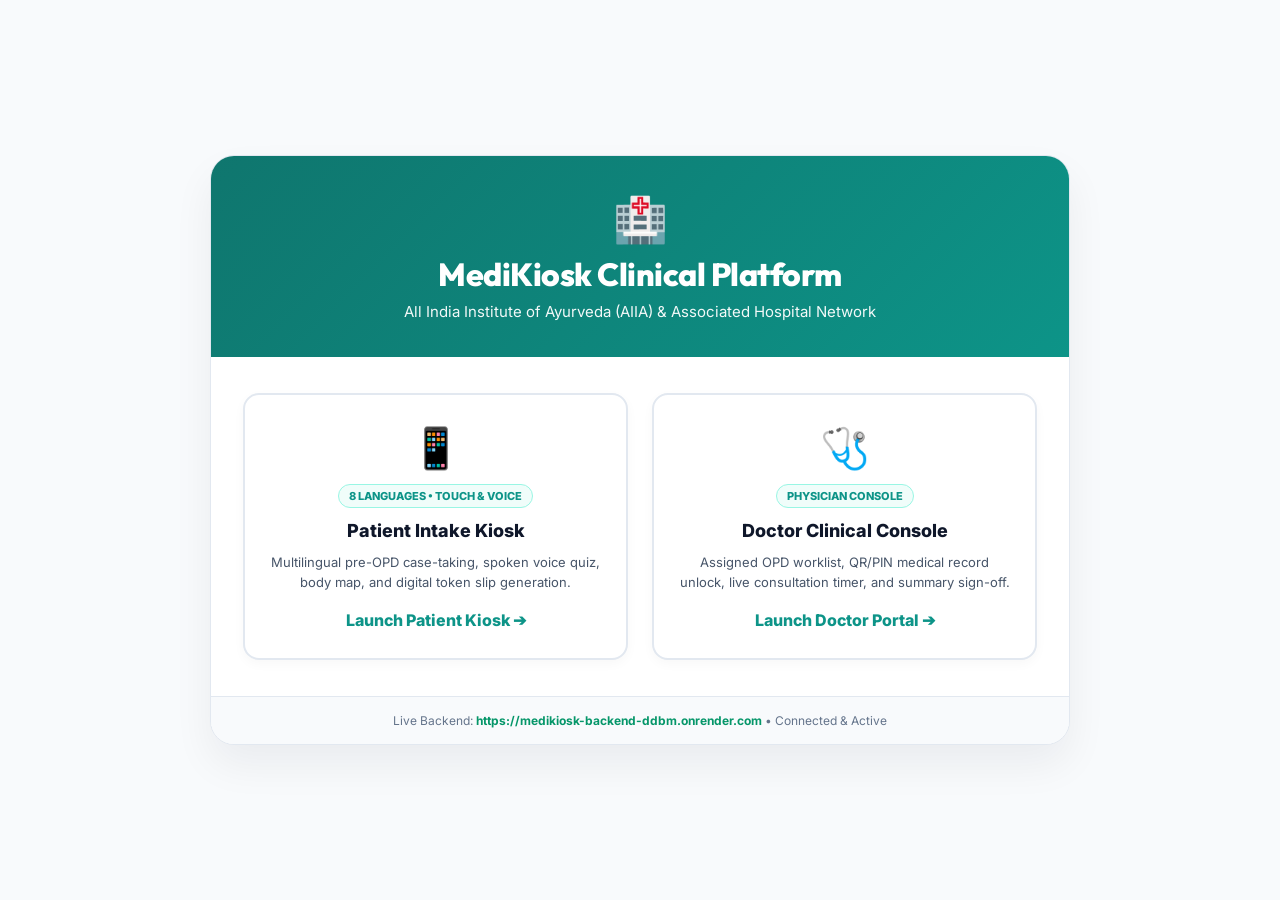
<file: index.html>
<!DOCTYPE html>
<html lang="en">
<head>
    <meta charset="UTF-8">
    <meta name="viewport" content="width=device-width, initial-scale=1.0">
    <title>MediKiosk — Multimodal Clinical Intake Platform</title>
    <link rel="preconnect" href="https://fonts.googleapis.com">
    <link href="https://fonts.googleapis.com/css2?family=Inter:wght@400;600;700;800&family=Outfit:wght@600;800&display=swap" rel="stylesheet">
    <style>
        * { box-sizing: border-box; margin: 0; padding: 0; }
        body {
            font-family: 'Inter', sans-serif;
            background: #f8fafc;
            color: #0f172a;
            min-height: 100vh;
            display: flex;
            align-items: center;
            justify-content: center;
            padding: 24px;
        }
        .gateway-card {
            width: 100%;
            max-width: 860px;
            background: #ffffff;
            border: 1.5px solid #e2e8f0;
            border-radius: 24px;
            box-shadow: 0 20px 40px rgba(15, 23, 42, 0.06);
            overflow: hidden;
            text-align: center;
        }
        .gateway-header {
            background: linear-gradient(135deg, #0f766e 0%, #0d9488 100%);
            padding: 36px 28px;
            color: #ffffff;
        }
        .gateway-header h1 {
            font-family: 'Outfit', sans-serif;
            font-size: 32px;
            font-weight: 800;
            letter-spacing: -0.5px;
        }
        .gateway-header p {
            font-size: 15px;
            opacity: 0.95;
            margin-top: 8px;
        }
        .portal-grid {
            padding: 36px 32px;
            display: grid;
            grid-template-columns: 1fr 1fr;
            gap: 24px;
        }
        .portal-btn {
            background: #ffffff;
            border: 2px solid #e2e8f0;
            border-radius: 16px;
            padding: 28px 24px;
            text-decoration: none;
            color: #0f172a;
            display: flex;
            flex-direction: column;
            align-items: center;
            justify-content: center;
            gap: 12px;
            transition: all 200ms ease;
            box-shadow: 0 4px 12px rgba(15, 23, 42, 0.03);
        }
        .portal-btn:hover {
            border-color: #0d9488;
            transform: translateY(-3px);
            box-shadow: 0 12px 24px rgba(13, 148, 136, 0.12);
        }
        .portal-btn h3 {
            font-size: 18px;
            font-weight: 800;
        }
        .portal-btn p {
            font-size: 13px;
            color: #475569;
            line-height: 1.5;
        }
        .portal-icon {
            font-size: 40px;
        }
        .portal-badge {
            background: #f0fdfa;
            border: 1px solid #99f6e4;
            color: #0d9488;
            font-size: 11px;
            font-weight: 800;
            padding: 4px 10px;
            border-radius: 9999px;
            text-transform: uppercase;
        }
        @media (max-width: 680px) {
            .portal-grid { grid-template-columns: 1fr; }
        }
    </style>
</head>
<body>
    <div class="gateway-card">
        <div class="gateway-header">
            <div style="font-size: 44px; margin-bottom: 8px;">🏥</div>
            <h1>MediKiosk Clinical Platform</h1>
            <p>All India Institute of Ayurveda (AIIA) & Associated Hospital Network</p>
        </div>

        <div class="portal-grid">
            <!-- Patient Kiosk Link -->
            <a href="./frontend_patient_kiosk/" class="portal-btn">
                <span class="portal-icon">📱</span>
                <span class="portal-badge">8 Languages • Touch & Voice</span>
                <h3>Patient Intake Kiosk</h3>
                <p>Multilingual pre-OPD case-taking, spoken voice quiz, body map, and digital token slip generation.</p>
                <div style="font-weight: 800; color: #0d9488; margin-top: 6px;">Launch Patient Kiosk ➔</div>
            </a>

            <!-- Doctor Console Link -->
            <a href="./frontend_web_apps/" class="portal-btn">
                <span class="portal-icon">🩺</span>
                <span class="portal-badge">Physician Console</span>
                <h3>Doctor Clinical Console</h3>
                <p>Assigned OPD worklist, QR/PIN medical record unlock, live consultation timer, and summary sign-off.</p>
                <div style="font-weight: 800; color: #0d9488; margin-top: 6px;">Launch Doctor Portal ➔</div>
            </a>
        </div>

        <div style="padding: 16px; background: #f8fafc; border-top: 1px solid #e2e8f0; font-size: 12px; color: #64748b;">
            Live Backend: <strong style="color: #059669;">https://medikiosk-backend-ddbm.onrender.com</strong> • Connected & Active
        </div>
    </div>
</body>
</html>
</file>
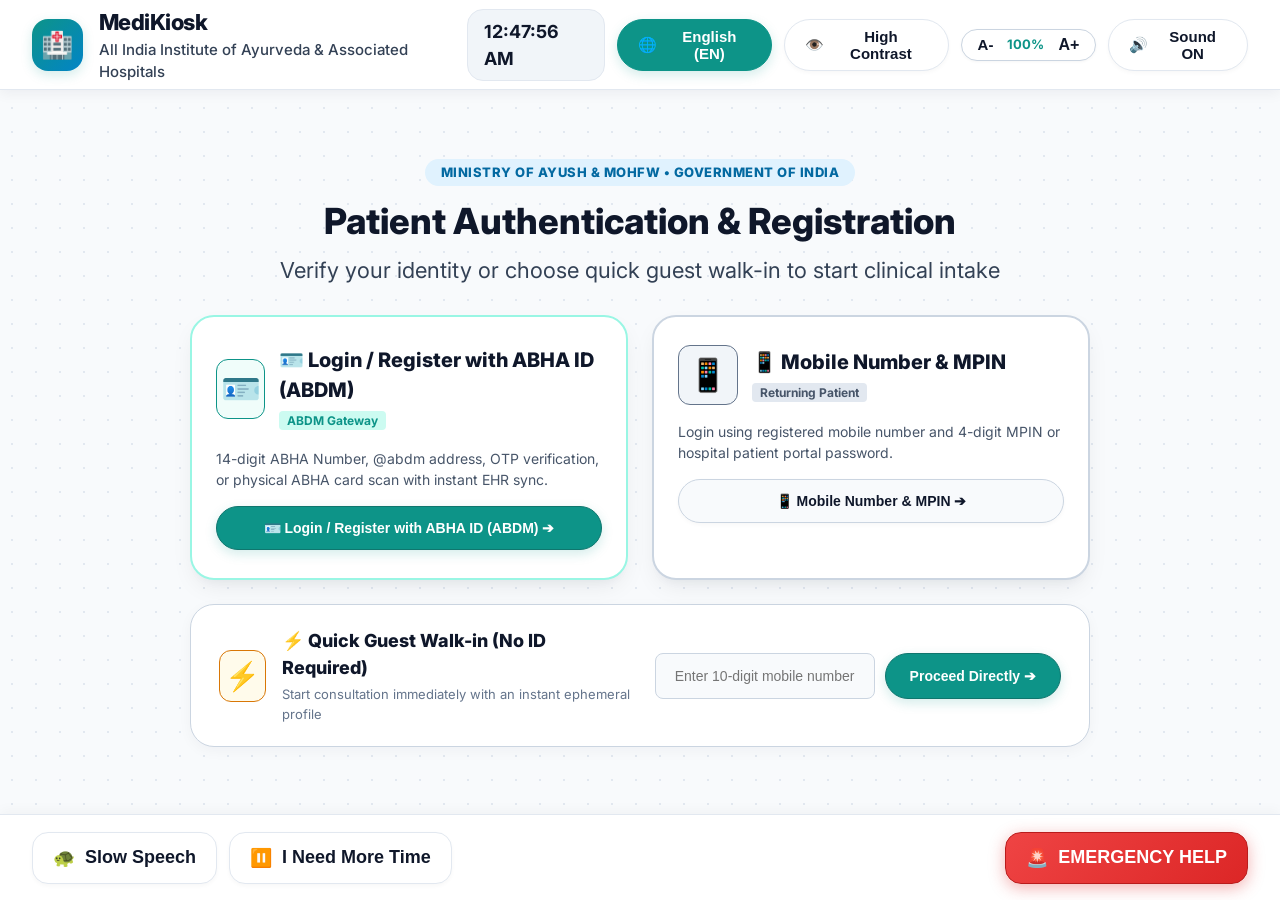
<file: frontend_patient_kiosk/index.html>
<!DOCTYPE html>
<html lang="en">
<head>
    <meta charset="UTF-8">
    <meta name="viewport" content="width=device-width, initial-scale=1.0, maximum-scale=1.0, user-scalable=no">
    <title>MediKiosk — Multilingual OPD Case-Taking & Clinical Intake Kiosk</title>
    <meta name="description" content="AI-Powered Multilingual Clinical Intake Kiosk for Allopathic & AYUSH OPDs (AIIA / SIH26047)">
    
    <!-- Design System & Stylesheets -->
    <link rel="stylesheet" href="css/design_system.css">
    <link rel="stylesheet" href="css/kiosk_layout.css">
    <link rel="stylesheet" href="css/components.css">
</head>
<body>
    <div class="kiosk-app-container" id="app-root">
        <!-- Top Status & Header Bar -->
        <div id="header-root"></div>

        <!-- Main Dynamic Viewport -->
        <main class="kiosk-viewport" id="viewport-root" role="main" aria-live="polite">
            <!-- Dynamic Screens Loaded by App Coordinator -->
        </main>

        <!-- Bottom Universal Accessibility Controller -->
        <div id="footer-root"></div>

        <!-- Fullscreen Modals Container -->
        <div id="modal-root"></div>
    </div>

    <!-- Main Module Script -->
    <script type="module" src="js/app.js"></script>
</body>
</html>
</file>
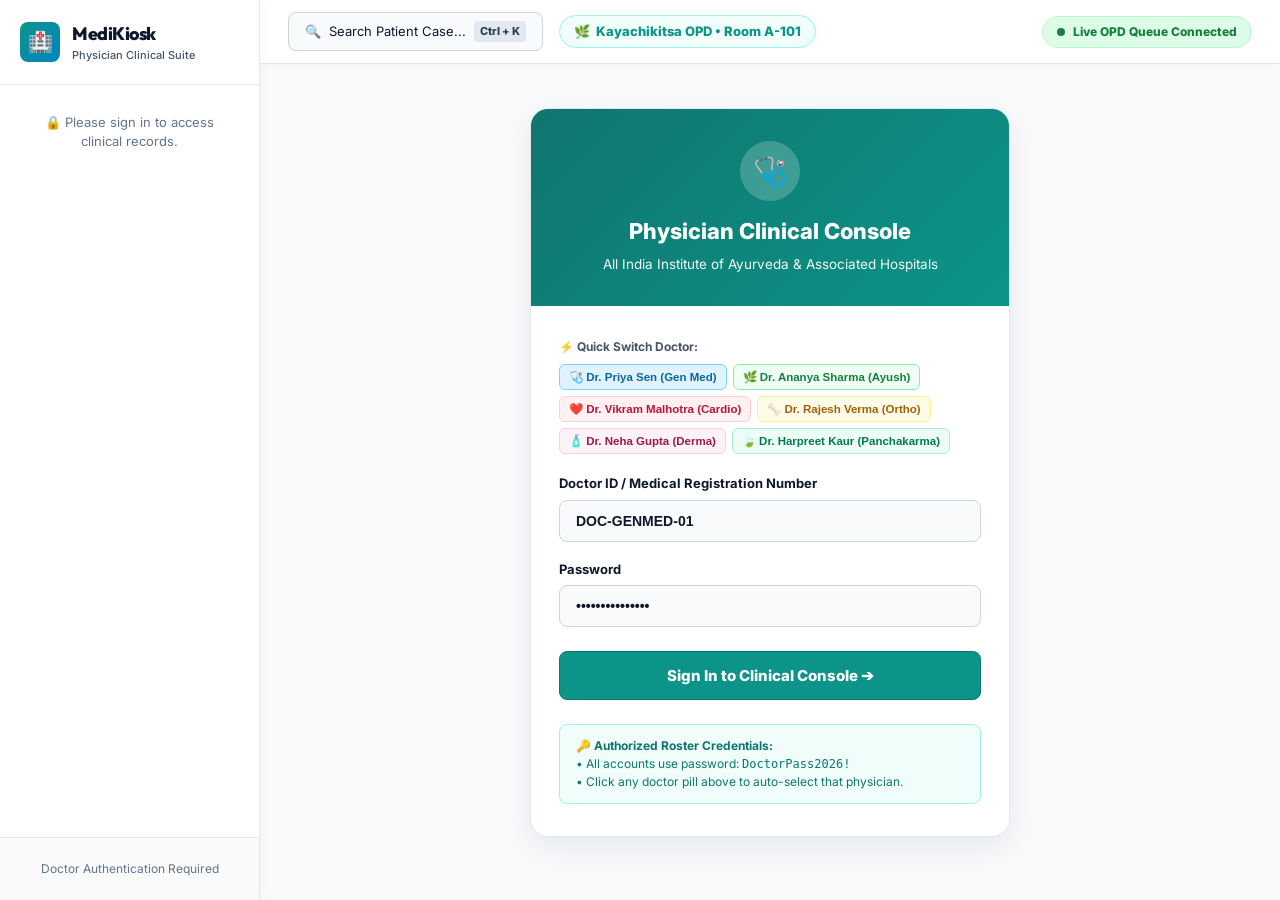
<file: frontend_web_apps/index.html>
<!DOCTYPE html>
<html lang="en">
<head>
    <meta charset="UTF-8">
    <meta name="viewport" content="width=device-width, initial-scale=1.0">
    <title>MediKiosk — Physician Clinical Console</title>
    <meta name="description" content="Dedicated Physician Review Console, OPD Queue, & Digital Case Sheet Verification">

    <!-- Google Fonts & Stylesheets -->
    <link rel="stylesheet" href="css/portal_tokens.css">
    <link rel="stylesheet" href="css/portal_layout.css">
    <link rel="stylesheet" href="css/views.css">
</head>
<body>
    <div class="portal-container">
        
        <!-- Left Collapsible Sidebar -->
        <aside class="portal-sidebar" role="navigation" aria-label="Portal Navigation">
            <div>
                <div class="sidebar-header">
                    <div class="sidebar-logo-icon">🏥</div>
                    <div>
                        <div class="sidebar-brand-title">MediKiosk</div>
                        <div class="sidebar-brand-sub">Physician Clinical Suite</div>
                    </div>
                </div>

                <!-- Navigation Tabs Root -->
                <div class="sidebar-nav" id="sidebar-nav-root"></div>
            </div>

            <div class="sidebar-footer">
                <div class="user-profile-badge">
                    <div class="user-avatar" style="background: #0d9488; color: #ffffff; font-weight: 800;">DR</div>
                    <div>
                        <div style="font-size: 13px; font-weight: 800; color: #0f172a;" id="sidebar-doc-name">Dr. Ananya Sharma</div>
                        <div style="font-size: 11px; color: #0d9488; font-weight: 700;" id="sidebar-doc-room">Room A-101 (Ground Floor)</div>
                    </div>
                </div>
            </div>
        </aside>

        <!-- Main Content Area -->
        <div class="portal-main-area">
            
            <!-- Top Navigation & Hotkey Bar -->
            <header class="portal-topbar" role="banner" style="background: #ffffff; border-bottom: 1.5px solid #e2e8f0; padding: 14px 28px; display: flex; align-items: center; justify-content: space-between;">
                <div style="display: flex; align-items: center; gap: 16px;">
                    <!-- Universal Hotkey Trigger -->
                    <div class="search-hotkey-trigger" id="hotkey-search-trigger" role="button" tabindex="0" aria-label="Search Patient ID or Name. Press Control K" style="background: #f8fafc; border: 1.5px solid #cbd5e1; color: #0f172a; padding: 8px 16px; border-radius: 8px; font-size: 13px; display: flex; align-items: center; gap: 8px; cursor: pointer;">
                        <span>🔍</span>
                        <span>Search Patient Case...</span>
                        <span class="hotkey-badge" style="background: #e2e8f0; color: #334155; font-size: 11px; font-weight: 800; padding: 2px 6px; border-radius: 4px;">Ctrl + K</span>
                    </div>

                    <!-- Active Doctor Department & Room Badge -->
                    <div id="doctor-dept-badge" style="background: #f0fdfa; border: 1.5px solid #99f6e4; color: #0d9488; padding: 6px 14px; border-radius: 9999px; font-size: 13px; font-weight: 800; display: flex; align-items: center; gap: 6px;">
                        <span>🌿</span>
                        <span id="badge-dept-text">Kayachikitsa OPD • Room A-101</span>
                    </div>
                </div>

                <div class="topbar-right" style="display: flex; align-items: center; gap: 14px;">
                    <!-- WebSocket Live Triage Connection Badge -->
                    <div class="ws-status-badge" style="display: flex; align-items: center; gap: 8px; font-size: 12px; font-weight: 800; color: #15803d; background: #dcfce7; border: 1px solid #bbf7d0; padding: 6px 14px; border-radius: 9999px;">
                        <div class="ws-dot" style="width: 8px; height: 8px; background: #15803d; border-radius: 50%;"></div>
                        <span>Live OPD Queue Connected</span>
                    </div>
                </div>
            </header>

            <!-- Dynamic Viewport Content -->
            <main class="portal-content-viewport" id="portal-viewport-root" role="main" style="flex: 1; padding: 24px 32px; overflow-y: auto;"></main>

        </div>

    </div>

    <!-- Hotkey Modal Container -->
    <div id="hotkey-modal-root"></div>

    <!-- Main Module Script -->
    <script type="module" src="js/app.js"></script>
</body>
</html>
</file>
<file: frontend_patient_kiosk/css/design_system.css>
/* ==========================================================================
   MediKiosk Design System & Accessibility Tokens (Hospital Clinical White Theme)
   ========================================================================== */

@import url('https://fonts.googleapis.com/css2?family=Inter:wght@400;500;600;700;800&family=Noto+Sans+Devanagari:wght@400;500;700&family=Noto+Sans+Gurmukhi:wght@400;600;700&display=swap');

:root {
  /* Dynamic Accessibility Font Scale Multiplier */
  --font-scale: 1;

  /* Color Palette - Calming Clinical & Ayurvedic Parity */
  --primary-teal: #0d9488;
  --primary-teal-dark: #0f766e;
  --primary-teal-light: #f0fdfa;
  --primary-teal-glow: rgba(13, 148, 136, 0.18);

  --ayush-saffron: #d97706;
  --ayush-saffron-dark: #b45309;
  --ayush-saffron-light: #fffbeb;
  --ayush-saffron-glow: rgba(217, 119, 6, 0.18);

  --allopathy-blue: #0284c7;
  --allopathy-blue-dark: #0369a1;
  --allopathy-blue-light: #f0f9ff;

  --emergency-red: #dc2626;
  --emergency-red-dark: #991b1b;
  --emergency-red-light: #fef2f2;

  --amber-warning: #d97706;
  --success-green: #059669;

  /* Hospital Clean White & Slate Tones */
  --bg-main: #f8fafc;
  --bg-surface: #ffffff;
  --bg-surface-elevated: #f1f5f9;
  --border-subtle: #e2e8f0;
  --border-focus: #0284c7;

  --text-primary: #0f172a;
  --text-secondary: #334155;
  --text-muted: #64748b;
  --text-inverse: #ffffff;

  /* Clinical Glass & Elevation Cards */
  --glass-bg: rgba(255, 255, 255, 0.95);
  --glass-border: #e2e8f0;
  --glass-blur: blur(12px);
  --glass-shadow: 0 10px 25px -5px rgba(15, 23, 42, 0.08), 0 8px 10px -6px rgba(15, 23, 42, 0.04);

  /* Typography Scales Cleanly with --font-scale */
  --font-family: 'Inter', 'Noto Sans Devanagari', 'Noto Sans Gurmukhi', sans-serif;
  --font-size-sm: calc(15px * var(--font-scale, 1));
  --font-size-base: calc(18px * var(--font-scale, 1));
  --font-size-lg: calc(22px * var(--font-scale, 1));
  --font-size-xl: calc(28px * var(--font-scale, 1));
  --font-size-2xl: calc(36px * var(--font-scale, 1));
  --font-size-hero: calc(48px * var(--font-scale, 1));

  /* Accessibility & Tap Target Spacings */
  --tap-target-min: 52px;
  --tap-target-large: 68px;
  --radius-sm: 10px;
  --radius-md: 16px;
  --radius-lg: 24px;
  --radius-full: 9999px;

  /* Transitions */
  --transition-fast: 150ms cubic-bezier(0.4, 0, 0.2, 1);
  --transition-normal: 250ms cubic-bezier(0.4, 0, 0.2, 1);
  --transition-bounce: 400ms cubic-bezier(0.34, 1.56, 0.64, 1);
}

/* High-Contrast Mode */
body.high-contrast {
  --bg-main: #000000;
  --bg-surface: #000000;
  --bg-surface-elevated: #1a1a1a;
  --border-subtle: #ffffff;
  --border-focus: #ffff00;
  --text-primary: #ffffff;
  --text-secondary: #ffff00;
  --text-muted: #e2e8f0;
  --primary-teal: #00ffff;
  --ayush-saffron: #ffcc00;
  --emergency-red: #ff0000;
  --glass-bg: #000000;
  --glass-border: #ffffff;
  --glass-blur: none;
}

/* Global Reset & Base */
*, *::before, *::after {
  box-sizing: border-box;
  margin: 0;
  padding: 0;
  -webkit-tap-highlight-color: transparent;
  user-select: none;
}

html, body {
  width: 100vw;
  height: 100vh;
  overflow: hidden;
  background-color: var(--bg-main);
  color: var(--text-primary);
  font-family: var(--font-family);
  font-size: var(--font-size-base);
  line-height: 1.5;
  -webkit-font-smoothing: antialiased;
}

/* Focus and Active States for Accessibility */
:focus-visible {
  outline: 4px solid var(--border-focus);
  outline-offset: 4px;
}

/* Screen Reader Only Utility */
.sr-only {
  position: absolute;
  width: 1px;
  height: 1px;
  padding: 0;
  margin: -1px;
  overflow: hidden;
  clip: rect(0, 0, 0, 0);
  white-space: nowrap;
  border-width: 0;
}
</file>
<file: frontend_patient_kiosk/css/kiosk_layout.css>
/* ==========================================================================
   MediKiosk Fullscreen Kiosk Layout & Status Bars (Hospital Clean White Theme)
   ========================================================================== */

.kiosk-app-container {
  display: flex;
  flex-direction: column;
  width: 100vw;
  height: 100vh;
  position: relative;
  background: #f8fafc;
  background-image: radial-gradient(#e2e8f0 1px, transparent 1px);
  background-size: 24px 24px;
}

/* Header Bar */
.kiosk-header {
  height: 90px;
  background: #ffffff;
  border-bottom: 1px solid var(--border-subtle);
  display: flex;
  align-items: center;
  justify-content: space-between;
  padding: 0 32px;
  z-index: 50;
  box-shadow: 0 4px 12px rgba(15, 23, 42, 0.05);
}

.kiosk-branding {
  display: flex;
  align-items: center;
  gap: 16px;
}

.kiosk-logo-badge {
  width: 52px;
  height: 52px;
  border-radius: var(--radius-md);
  background: linear-gradient(135deg, var(--primary-teal), #0284c7);
  display: flex;
  align-items: center;
  justify-content: center;
  font-size: 26px;
  color: #ffffff;
  box-shadow: 0 4px 12px var(--primary-teal-glow);
}

.kiosk-title-group h1 {
  font-size: var(--font-size-lg);
  font-weight: 800;
  letter-spacing: -0.5px;
  color: #0f172a;
}

.kiosk-title-group p {
  font-size: var(--font-size-sm);
  color: var(--text-secondary);
  font-weight: 500;
}

.kiosk-header-actions {
  display: flex;
  align-items: center;
  gap: 12px;
}

.header-btn {
  height: var(--tap-target-min);
  padding: 0 20px;
  border-radius: var(--radius-full);
  background: #ffffff;
  border: 1.5px solid var(--border-subtle);
  color: var(--text-primary);
  font-size: var(--font-size-sm);
  font-weight: 600;
  display: flex;
  align-items: center;
  gap: 10px;
  cursor: pointer;
  box-shadow: 0 2px 4px rgba(0, 0, 0, 0.03);
  transition: all var(--transition-fast);
}

.header-btn:hover, .header-btn:active {
  background: var(--bg-surface-elevated);
  border-color: var(--border-focus);
  transform: translateY(-1px);
}

.header-btn.active {
  background: var(--primary-teal);
  color: #ffffff;
  border-color: var(--primary-teal-dark);
  box-shadow: 0 4px 12px var(--primary-teal-glow);
}

.clock-badge {
  font-size: var(--font-size-base);
  font-weight: 700;
  color: var(--text-primary);
  padding: 8px 16px;
  background: #f1f5f9;
  border-radius: var(--radius-md);
  border: 1px solid var(--border-subtle);
}

/* Main Viewport Content */
.kiosk-viewport {
  flex: 1;
  position: relative;
  overflow-y: auto;
  overflow-x: hidden;
  display: flex;
  flex-direction: column;
  padding: 28px 40px;
}

/* Bottom Accessibility Bar */
.kiosk-footer-accessibility {
  height: 86px;
  background: #ffffff;
  border-top: 1px solid var(--border-subtle);
  display: flex;
  align-items: center;
  justify-content: space-between;
  padding: 0 32px;
  z-index: 50;
  box-shadow: 0 -4px 12px rgba(15, 23, 42, 0.03);
}

.access-btn-group {
  display: flex;
  align-items: center;
  gap: 12px;
}

.access-btn {
  height: var(--tap-target-min);
  padding: 0 20px;
  border-radius: var(--radius-md);
  background: #ffffff;
  border: 1.5px solid var(--border-subtle);
  color: var(--text-primary);
  font-size: var(--font-size-base);
  font-weight: 700;
  display: flex;
  align-items: center;
  gap: 10px;
  cursor: pointer;
  box-shadow: 0 2px 4px rgba(0, 0, 0, 0.03);
  transition: all var(--transition-fast);
}

.access-btn:hover {
  background: #f8fafc;
  border-color: #94a3b8;
}

.access-btn:active {
  transform: scale(0.97);
}

.access-btn.emergency-btn {
  background: linear-gradient(135deg, #ef4444, #dc2626);
  border-color: #b91c1c;
  color: #ffffff;
  box-shadow: 0 4px 16px rgba(220, 38, 38, 0.35);
  animation: pulse-glow 2s infinite;
}

@keyframes pulse-glow {
  0%, 100% { box-shadow: 0 0 10px rgba(220, 38, 38, 0.3); }
  50% { box-shadow: 0 0 24px rgba(220, 38, 38, 0.6); }
}

/* Fullscreen Modals */
.kiosk-modal-overlay {
  position: fixed;
  top: 0;
  left: 0;
  width: 100vw;
  height: 100vh;
  background: rgba(15, 23, 42, 0.65);
  backdrop-filter: blur(6px);
  display: flex;
  align-items: center;
  justify-content: center;
  z-index: 100;
}

.kiosk-modal-card {
  width: 90%;
  max-width: 680px;
  background: #ffffff;
  border: 2px solid var(--primary-teal);
  border-radius: var(--radius-lg);
  padding: 36px;
  box-shadow: 0 25px 50px -12px rgba(15, 23, 42, 0.25);
  text-align: center;
  animation: modal-pop 250ms var(--transition-bounce);
}

@keyframes modal-pop {
  0% { transform: scale(0.9); opacity: 0; }
  100% { transform: scale(1); opacity: 1; }
}
</file>
<file: frontend_patient_kiosk/css/components.css>
/* ==========================================================================
   MediKiosk Interactive Components & Animation Styles (Hospital White Theme)
   ========================================================================== */

/* 50/50 Dual Discipline Cards */
.discipline-grid {
  display: grid;
  grid-template-columns: 1fr 1fr;
  gap: 32px;
  width: 100%;
  max-width: 1200px;
  margin: auto;
}

.discipline-card {
  background: var(--bg-surface);
  border: 2px solid var(--border-subtle);
  border-radius: var(--radius-lg);
  padding: 36px 32px;
  display: flex;
  flex-direction: column;
  align-items: center;
  text-align: center;
  cursor: pointer;
  transition: all var(--transition-normal);
  position: relative;
  overflow: hidden;
  box-shadow: var(--glass-shadow);
}

.discipline-card:hover, .discipline-card:active {
  transform: translateY(-5px);
  box-shadow: 0 20px 35px -10px rgba(15, 23, 42, 0.12);
}

.discipline-card.allopathy {
  border-color: #bae6fd;
}
.discipline-card.allopathy:hover {
  border-color: var(--allopathy-blue);
  box-shadow: 0 20px 35px -10px rgba(2, 132, 199, 0.2);
}

.discipline-card.ayush {
  border-color: #fde68a;
}
.discipline-card.ayush:hover {
  border-color: var(--ayush-saffron);
  box-shadow: 0 20px 35px -10px rgba(217, 119, 6, 0.2);
}

.discipline-icon {
  width: 90px;
  height: 90px;
  border-radius: var(--radius-full);
  display: flex;
  align-items: center;
  justify-content: center;
  font-size: 44px;
  margin-bottom: 20px;
}

.discipline-card.allopathy .discipline-icon {
  background: linear-gradient(135deg, #0284c7, #0369a1);
  color: #ffffff;
}

.discipline-card.ayush .discipline-icon {
  background: linear-gradient(135deg, #d97706, #b45309);
  color: #ffffff;
}

.discipline-title {
  font-size: var(--font-size-xl);
  font-weight: 800;
  color: var(--text-primary);
  margin-bottom: 12px;
}

.discipline-subtitle {
  font-size: var(--font-size-base);
  color: var(--text-secondary);
  line-height: 1.5;
  margin-bottom: 20px;
}

.discipline-badge {
  padding: 8px 20px;
  border-radius: var(--radius-full);
  font-size: var(--font-size-sm);
  font-weight: 700;
  background: var(--bg-surface-elevated);
  border: 1px solid var(--border-subtle);
}

/* Voice Turn-Taking Pulse Sphere */
.voice-sphere-container {
  display: flex;
  flex-direction: column;
  align-items: center;
  justify-content: center;
  margin: 24px 0;
  position: relative;
}

.voice-sphere {
  width: 120px;
  height: 120px;
  border-radius: var(--radius-full);
  background: linear-gradient(135deg, var(--primary-teal), #0284c7);
  display: flex;
  align-items: center;
  justify-content: center;
  font-size: 50px;
  color: #ffffff;
  box-shadow: 0 10px 25px var(--primary-teal-glow);
  position: relative;
  cursor: pointer;
  transition: transform var(--transition-bounce), box-shadow var(--transition-fast);
}

.voice-sphere:hover {
  transform: scale(1.06);
}

.voice-sphere.recording {
  background: linear-gradient(135deg, #ef4444, #dc2626);
  box-shadow: 0 0 35px rgba(239, 68, 68, 0.6);
  animation: pulse-ring 1.5s infinite;
}

@keyframes pulse-ring {
  0% { transform: scale(1); box-shadow: 0 0 0 0 rgba(239, 68, 68, 0.6); }
  70% { transform: scale(1.08); box-shadow: 0 0 0 25px rgba(239, 68, 68, 0); }
  100% { transform: scale(1); box-shadow: 0 0 0 0 rgba(239, 68, 68, 0); }
}

/* Audio Waveform Canvas / Bars */
.audio-waveform {
  display: flex;
  align-items: center;
  justify-content: center;
  gap: 6px;
  height: 40px;
  margin-top: 14px;
}

.waveform-bar {
  width: 6px;
  height: 12px;
  background: var(--primary-teal);
  border-radius: 4px;
  transition: height 100ms ease;
}

/* Live Voice-to-Text & Real-Time Translation Stream Box */
.live-speech-box {
  width: 100%;
  max-width: 820px;
  background: #ffffff;
  border: 2px solid #cbd5e1;
  border-radius: var(--radius-lg);
  padding: 20px 24px;
  margin: 16px auto;
  box-shadow: 0 6px 20px -4px rgba(15, 23, 42, 0.08);
  display: flex;
  flex-direction: column;
  gap: 12px;
  animation: fade-in 200ms ease;
}

.live-speech-header {
  display: flex;
  align-items: center;
  justify-content: space-between;
  border-bottom: 1px solid var(--border-subtle);
  padding-bottom: 8px;
}

.live-indicator-badge {
  display: inline-flex;
  align-items: center;
  gap: 8px;
  font-size: var(--font-size-sm);
  font-weight: 700;
  color: #dc2626;
  background: #fee2e2;
  padding: 4px 12px;
  border-radius: var(--radius-full);
}

.live-dot {
  width: 8px;
  height: 8px;
  border-radius: var(--radius-full);
  background: #dc2626;
  animation: live-blink 1s infinite alternate;
}

@keyframes live-blink {
  from { opacity: 1; }
  to { opacity: 0.2; }
}

.live-transcription-text {
  font-size: var(--font-size-lg);
  font-weight: 600;
  color: var(--text-primary);
  min-height: 38px;
  line-height: 1.4;
}

.live-translation-text {
  font-size: var(--font-size-base);
  color: var(--allopathy-blue-dark);
  background: #f0f9ff;
  border-left: 4px solid var(--allopathy-blue);
  padding: 8px 14px;
  border-radius: 0 var(--radius-sm) var(--radius-sm) 0;
  font-style: italic;
}

/* Large Touch Chips */
.chip-grid {
  display: flex;
  flex-wrap: wrap;
  gap: 14px;
  justify-content: center;
  max-width: 900px;
  margin: 20px auto;
}

.touch-chip {
  min-height: var(--tap-target-min);
  padding: 12px 24px;
  border-radius: var(--radius-full);
  background: #ffffff;
  border: 2px solid var(--border-subtle);
  color: var(--text-primary);
  font-size: var(--font-size-base);
  font-weight: 600;
  display: flex;
  align-items: center;
  gap: 10px;
  cursor: pointer;
  box-shadow: 0 2px 6px rgba(0, 0, 0, 0.04);
  transition: all var(--transition-fast);
}

.touch-chip:hover, .touch-chip:active {
  background: var(--bg-surface-elevated);
  border-color: var(--primary-teal);
  transform: translateY(-2px);
  box-shadow: 0 6px 14px rgba(13, 148, 136, 0.15);
}

.touch-chip.selected {
  background: var(--primary-teal);
  border-color: var(--primary-teal-dark);
  color: #ffffff;
  box-shadow: 0 4px 14px var(--primary-teal-glow);
}

/* Step Progress Indicator */
.step-progress-bar {
  display: flex;
  align-items: center;
  justify-content: center;
  gap: 12px;
  margin-bottom: 20px;
}

.progress-dot {
  width: 14px;
  height: 14px;
  border-radius: var(--radius-full);
  background: #cbd5e1;
  border: 2px solid #94a3b8;
  transition: all var(--transition-normal);
}

.progress-dot.active {
  background: var(--primary-teal);
  border-color: var(--primary-teal-dark);
  transform: scale(1.3);
  box-shadow: 0 0 10px var(--primary-teal-glow);
}

.progress-dot.completed {
  background: var(--success-green);
  border-color: var(--success-green);
}

/* Thermal Receipt Print Card */
.thermal-slip-card {
  width: 100%;
  max-width: 440px;
  background: #ffffff;
  color: #0f172a;
  border: 1px solid #cbd5e1;
  border-radius: var(--radius-md);
  padding: 32px 24px;
  margin: auto;
  box-shadow: 0 16px 36px rgba(15, 23, 42, 0.12);
  font-family: 'Courier New', Courier, monospace;
  text-align: center;
  position: relative;
}

.slip-divider {
  border-top: 2px dashed #94a3b8;
  margin: 16px 0;
}

.slip-token-number {
  font-size: 60px;
  font-weight: 900;
  color: #0f172a;
  letter-spacing: -1px;
}

.qr-code-box {
  display: flex;
  align-items: center;
  justify-content: center;
  margin: 16px 0;
}

/* ABHA Modal & Registration Sheet */
.modal-overlay {
  position: fixed;
  inset: 0;
  background: rgba(15, 23, 42, 0.6);
  backdrop-filter: blur(4px);
  display: flex;
  align-items: center;
  justify-content: center;
  z-index: 1000;
  padding: 24px;
  animation: fade-in 150ms ease;
}

.modal-dialog {
  background: #ffffff;
  border-radius: var(--radius-lg);
  border: 1px solid var(--border-subtle);
  width: 100%;
  max-width: 640px;
  box-shadow: 0 25px 50px -12px rgba(15, 23, 42, 0.25);
  overflow: hidden;
  animation: slide-up 200ms ease;
}

.modal-header {
  background: #f8fafc;
  border-bottom: 1px solid var(--border-subtle);
  padding: 20px 24px;
  display: flex;
  align-items: center;
  justify-content: space-between;
}

.modal-body {
  padding: 24px;
}

.tab-nav {
  display: flex;
  border-bottom: 2px solid var(--border-subtle);
  margin-bottom: 20px;
}

.tab-btn {
  flex: 1;
  padding: 12px 16px;
  font-size: var(--font-size-base);
  font-weight: 700;
  color: var(--text-secondary);
  background: none;
  border: none;
  border-bottom: 3px solid transparent;
  cursor: pointer;
  transition: all var(--transition-fast);
}

.tab-btn.active {
  color: var(--primary-teal);
  border-bottom-color: var(--primary-teal);
}

@keyframes fade-in {
  from { opacity: 0; }
  to { opacity: 1; }
}

@keyframes slide-up {
  from { opacity: 0; transform: translateY(16px); }
  to { opacity: 1; transform: translateY(0); }
}
</file>
<file: frontend_web_apps/css/portal_tokens.css>
/* ==========================================================================
   MediKiosk Web Portals Design System & Theme Tokens (Hospital Clean Light Theme)
   ========================================================================== */

@import url('https://fonts.googleapis.com/css2?family=Inter:wght@400;500;600;700;800&family=Outfit:wght@500;600;700;800&display=swap');

:root {
  /* Brand Palettes */
  --portal-primary: #0d9488;
  --portal-primary-hover: #0f766e;
  --portal-primary-light: #f0fdfa;
  --portal-primary-glow: rgba(13, 148, 136, 0.18);

  --portal-ayush: #d97706;
  --portal-ayush-hover: #b45309;
  --portal-ayush-light: #fffbeb;

  --portal-blue: #0284c7;
  --portal-blue-hover: #0369a1;

  --portal-red: #ef4444;
  --portal-red-dark: #b91c1c;
  --portal-red-light: #fee2e2;

  --portal-amber: #d97706;
  --portal-green: #059669;

  /* Hospital Clean Light Dashboard Theme */
  --portal-bg: #f8fafc;
  --portal-sidebar: #ffffff;
  --portal-header: #ffffff;
  --portal-card: #ffffff;
  --portal-card-elevated: #f1f5f9;
  --portal-border: #e2e8f0;
  --portal-border-hover: #cbd5e1;

  --portal-text-main: #0f172a;
  --portal-text-muted: #475569;
  --portal-text-dim: #64748b;

  /* Typography */
  --portal-font: 'Inter', sans-serif;
  --portal-font-display: 'Outfit', sans-serif;

  /* Radius & Shadows */
  --radius-sm: 8px;
  --radius-md: 12px;
  --radius-lg: 18px;
  --radius-full: 9999px;
  --shadow-card: 0 4px 16px rgba(15, 23, 42, 0.05);
  --shadow-elevated: 0 10px 25px rgba(15, 23, 42, 0.08);

  /* Transitions */
  --trans-fast: 150ms ease;
  --trans-normal: 250ms ease;
}

*, *::before, *::after {
  box-sizing: border-box;
  margin: 0;
  padding: 0;
}

body {
  background-color: var(--portal-bg);
  color: var(--portal-text-main);
  font-family: var(--portal-font);
  font-size: 15px;
  line-height: 1.5;
  overflow: hidden;
  height: 100vh;
  width: 100vw;
}

/* Badge System */
.badge {
  display: inline-flex;
  align-items: center;
  gap: 6px;
  padding: 4px 10px;
  border-radius: var(--radius-full);
  font-size: 12px;
  font-weight: 700;
  text-transform: uppercase;
  letter-spacing: 0.5px;
}

.badge-red {
  background: #fee2e2;
  color: #b91c1c;
  border: 1px solid #fca5a5;
  animation: pulse-red 2s infinite;
}

.badge-amber {
  background: #fef3c7;
  color: #b45309;
  border: 1px solid #fcd34d;
}

.badge-green {
  background: #d1fae5;
  color: #047857;
  border: 1px solid #a7f3d0;
}

.badge-blue {
  background: #e0f2fe;
  color: #0369a1;
  border: 1px solid #bae6fd;
}

.badge-draft {
  background: #fffbeb;
  color: #92400e;
  border: 1px solid #fde68a;
}

@keyframes pulse-red {
  0%, 100% { box-shadow: 0 0 0 0 rgba(239, 68, 68, 0.4); }
  50% { box-shadow: 0 0 12px 2px rgba(239, 68, 68, 0.6); }
}

/* Buttons */
.btn {
  display: inline-flex;
  align-items: center;
  justify-content: center;
  gap: 8px;
  padding: 8px 16px;
  border-radius: var(--radius-sm);
  font-family: var(--portal-font);
  font-size: 14px;
  font-weight: 600;
  cursor: pointer;
  border: 1px solid transparent;
  transition: all var(--trans-fast);
}

.btn-primary {
  background: var(--portal-primary);
  color: #ffffff;
}
.btn-primary:hover {
  background: var(--portal-primary-hover);
  box-shadow: 0 0 16px var(--portal-primary-glow);
}

.btn-secondary {
  background: #ffffff;
  border-color: var(--portal-border);
  color: var(--portal-text-main);
}
.btn-secondary:hover {
  border-color: var(--portal-border-hover);
  background: #f1f5f9;
}

.btn-danger {
  background: var(--portal-red);
  color: #ffffff;
}
.btn-danger:hover {
  background: var(--portal-red-dark);
}

.btn-success {
  background: var(--portal-green);
  color: #ffffff;
}

/* Data Tables */
.portal-table {
  width: 100%;
  border-collapse: collapse;
  text-align: left;
}

.portal-table th {
  background: #f1f5f9;
  padding: 12px 16px;
  font-size: 12px;
  font-weight: 700;
  text-transform: uppercase;
  color: var(--portal-text-muted);
  border-bottom: 1px solid var(--portal-border);
}

.portal-table td {
  padding: 14px 16px;
  border-bottom: 1px solid #f1f5f9;
  font-size: 14px;
  color: var(--portal-text-main);
}

.portal-table tr:hover td {
  background: #f8fafc;
}
</file>
<file: frontend_web_apps/css/portal_layout.css>
/* ==========================================================================
   MediKiosk Web Portals Layout & Sidebar Navigation (Hospital Light Theme)
   ========================================================================== */

.portal-container {
  display: flex;
  width: 100vw;
  height: 100vh;
  overflow: hidden;
  background: var(--portal-bg);
}

/* Sidebar */
.portal-sidebar {
  width: 260px;
  background: #ffffff;
  border-right: 1px solid var(--portal-border);
  display: flex;
  flex-direction: column;
  justify-content: space-between;
  flex-shrink: 0;
  z-index: 20;
  box-shadow: 2px 0 10px rgba(15, 23, 42, 0.03);
}

.sidebar-header {
  padding: 20px 20px;
  display: flex;
  align-items: center;
  gap: 12px;
  border-bottom: 1px solid var(--portal-border);
}

.sidebar-logo-icon {
  width: 40px;
  height: 40px;
  border-radius: var(--radius-sm);
  background: linear-gradient(135deg, var(--portal-primary), var(--portal-blue));
  display: flex;
  align-items: center;
  justify-content: center;
  font-size: 20px;
  color: #ffffff;
}

.sidebar-brand-title {
  font-family: var(--portal-font-display);
  font-size: 18px;
  font-weight: 800;
  color: var(--portal-text-main);
  letter-spacing: -0.5px;
}

.sidebar-brand-sub {
  font-size: 11px;
  color: var(--portal-text-muted);
  font-weight: 500;
}

.sidebar-nav {
  padding: 16px 12px;
  display: flex;
  flex-direction: column;
  gap: 6px;
  flex: 1;
  overflow-y: auto;
}

.nav-item {
  display: flex;
  align-items: center;
  gap: 12px;
  padding: 10px 14px;
  border-radius: var(--radius-sm);
  color: var(--portal-text-muted);
  text-decoration: none;
  font-size: 14px;
  font-weight: 600;
  cursor: pointer;
  transition: all var(--trans-fast);
  border: 1px solid transparent;
}

.nav-item:hover {
  background: #f1f5f9;
  color: var(--portal-text-main);
}

.nav-item.active {
  background: #f0fdfa;
  color: var(--portal-primary-hover);
  border-color: #99f6e4;
  font-weight: 700;
}

.sidebar-footer {
  padding: 16px 20px;
  border-top: 1px solid var(--portal-border);
  display: flex;
  flex-direction: column;
  gap: 12px;
  background: #fafafa;
}

.user-profile-badge {
  display: flex;
  align-items: center;
  gap: 10px;
}

.user-avatar {
  width: 36px;
  height: 36px;
  border-radius: var(--radius-full);
  background: var(--portal-primary);
  color: #ffffff;
  display: flex;
  align-items: center;
  justify-content: center;
  font-weight: 700;
  font-size: 14px;
}

/* Main Area */
.portal-main-area {
  flex: 1;
  display: flex;
  flex-direction: column;
  overflow: hidden;
  background: var(--portal-bg);
}

.portal-topbar {
  height: 64px;
  background: #ffffff;
  border-bottom: 1px solid var(--portal-border);
  padding: 0 28px;
  display: flex;
  align-items: center;
  justify-content: space-between;
  z-index: 10;
  box-shadow: 0 2px 6px rgba(15, 23, 42, 0.02);
}

.portal-topbar-title {
  font-size: 18px;
  font-weight: 700;
  color: var(--portal-text-main);
}

.portal-content-view {
  flex: 1;
  padding: 24px 28px;
  overflow-y: auto;
}
</file>
<file: frontend_web_apps/css/views.css>
/* ==========================================================================
   MediKiosk Web Portals Specific View Styles (Hospital High-Contrast Theme)
   ========================================================================== */

/* Button System */
.btn {
  display: inline-flex;
  align-items: center;
  justify-content: center;
  gap: 8px;
  padding: 10px 18px;
  border-radius: var(--radius-sm);
  font-size: 14px;
  font-weight: 700;
  cursor: pointer;
  transition: all var(--trans-fast);
  border: 1px solid transparent;
  text-decoration: none;
}

.btn:disabled {
  opacity: 0.6;
  cursor: not-allowed;
}

.btn-primary {
  background: #0d9488;
  color: #ffffff;
  border-color: #0f766e;
}

.btn-primary:hover:not(:disabled) {
  background: #0f766e;
}

.btn-success {
  background: #059669;
  color: #ffffff;
  border-color: #047857;
}

.btn-success:hover:not(:disabled) {
  background: #047857;
}

.btn-outline {
  background: #ffffff;
  color: #0f172a;
  border: 1.5px solid #cbd5e1;
}

.btn-outline:hover:not(:disabled) {
  background: #f8fafc;
  border-color: #94a3b8;
}

/* Badge System */
.badge {
  display: inline-flex;
  align-items: center;
  gap: 6px;
  padding: 4px 10px;
  border-radius: var(--radius-full);
  font-size: 12px;
  font-weight: 800;
  text-transform: uppercase;
  letter-spacing: 0.5px;
}

.badge-blue {
  background: #e0f2fe;
  color: #0369a1;
  border: 1px solid #bae6fd;
}

.badge-green {
  background: #dcfce7;
  color: #15803d;
  border: 1px solid #bbf7d0;
}

.badge-red {
  background: #fee2e2;
  color: #b91c1c;
  border: 1px solid #fca5a5;
}

.badge-amber {
  background: #fef3c7;
  color: #b45309;
  border: 1px solid #fcd34d;
}

/* Card Elements */
.clinical-card {
  background: #ffffff;
  border: 1.5px solid #e2e8f0;
  border-radius: var(--radius-md);
  padding: 20px;
  box-shadow: 0 2px 8px rgba(15, 23, 42, 0.04);
}

.clinical-card-header {
  font-size: 16px;
  font-weight: 800;
  color: #0f172a;
  margin-bottom: 14px;
  display: flex;
  align-items: center;
  justify-content: space-between;
  border-bottom: 1.5px solid #f1f5f9;
  padding-bottom: 12px;
}

/* Clinical Summary Preformatted Box */
.summary-pre-box {
  width: 100%;
  background: #f8fafc;
  border: 1.5px solid #cbd5e1;
  border-radius: var(--radius-sm);
  color: #0f172a;
  font-family: 'Courier New', Courier, monospace;
  font-size: 13.5px;
  line-height: 1.7;
  padding: 16px;
  white-space: pre-wrap;
}

/* Form Controls */
.form-input {
  width: 100%;
  background: #ffffff;
  border: 1.5px solid #cbd5e1;
  color: #0f172a;
  padding: 12px 14px;
  border-radius: var(--radius-sm);
  font-size: 14px;
  font-weight: 600;
  outline: none;
  transition: border-color 150ms ease;
}

.form-input:focus {
  border-color: #0d9488;
  box-shadow: 0 0 0 3px rgba(13, 148, 136, 0.15);
}
</file>
